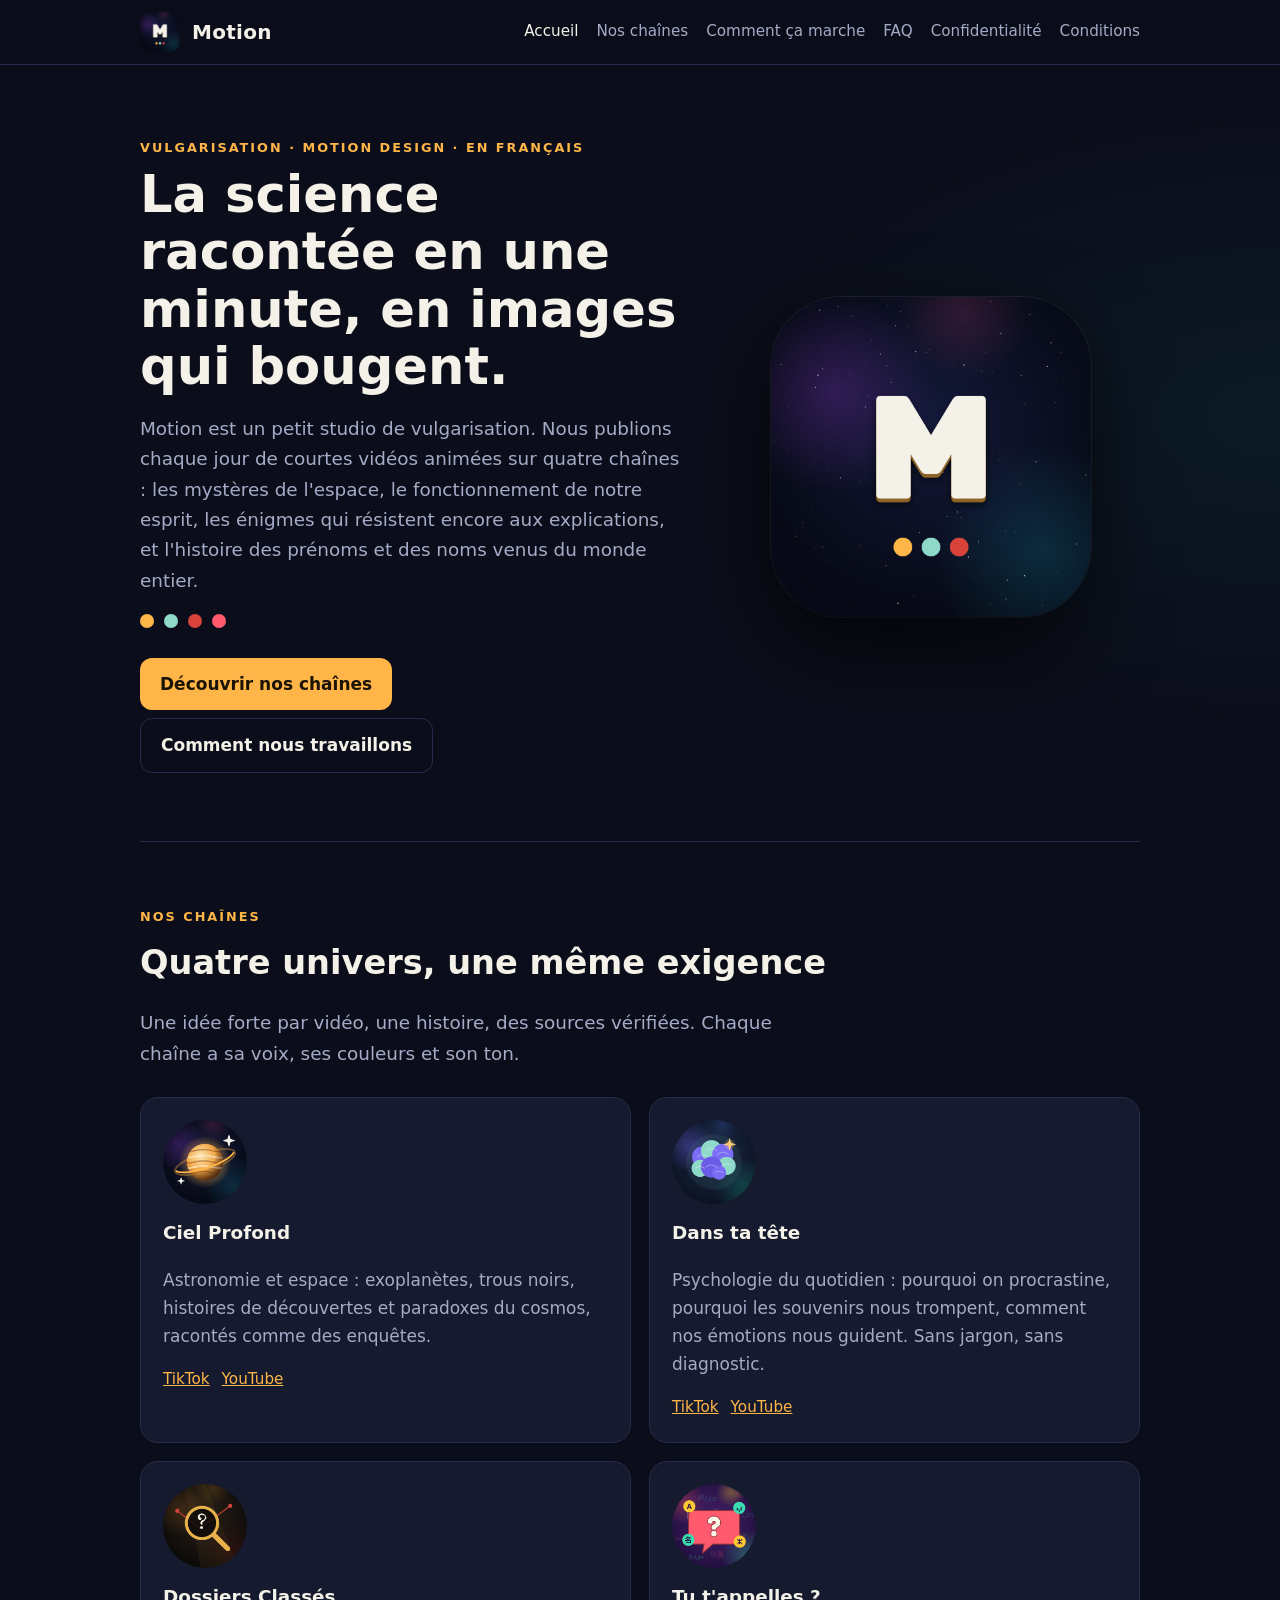
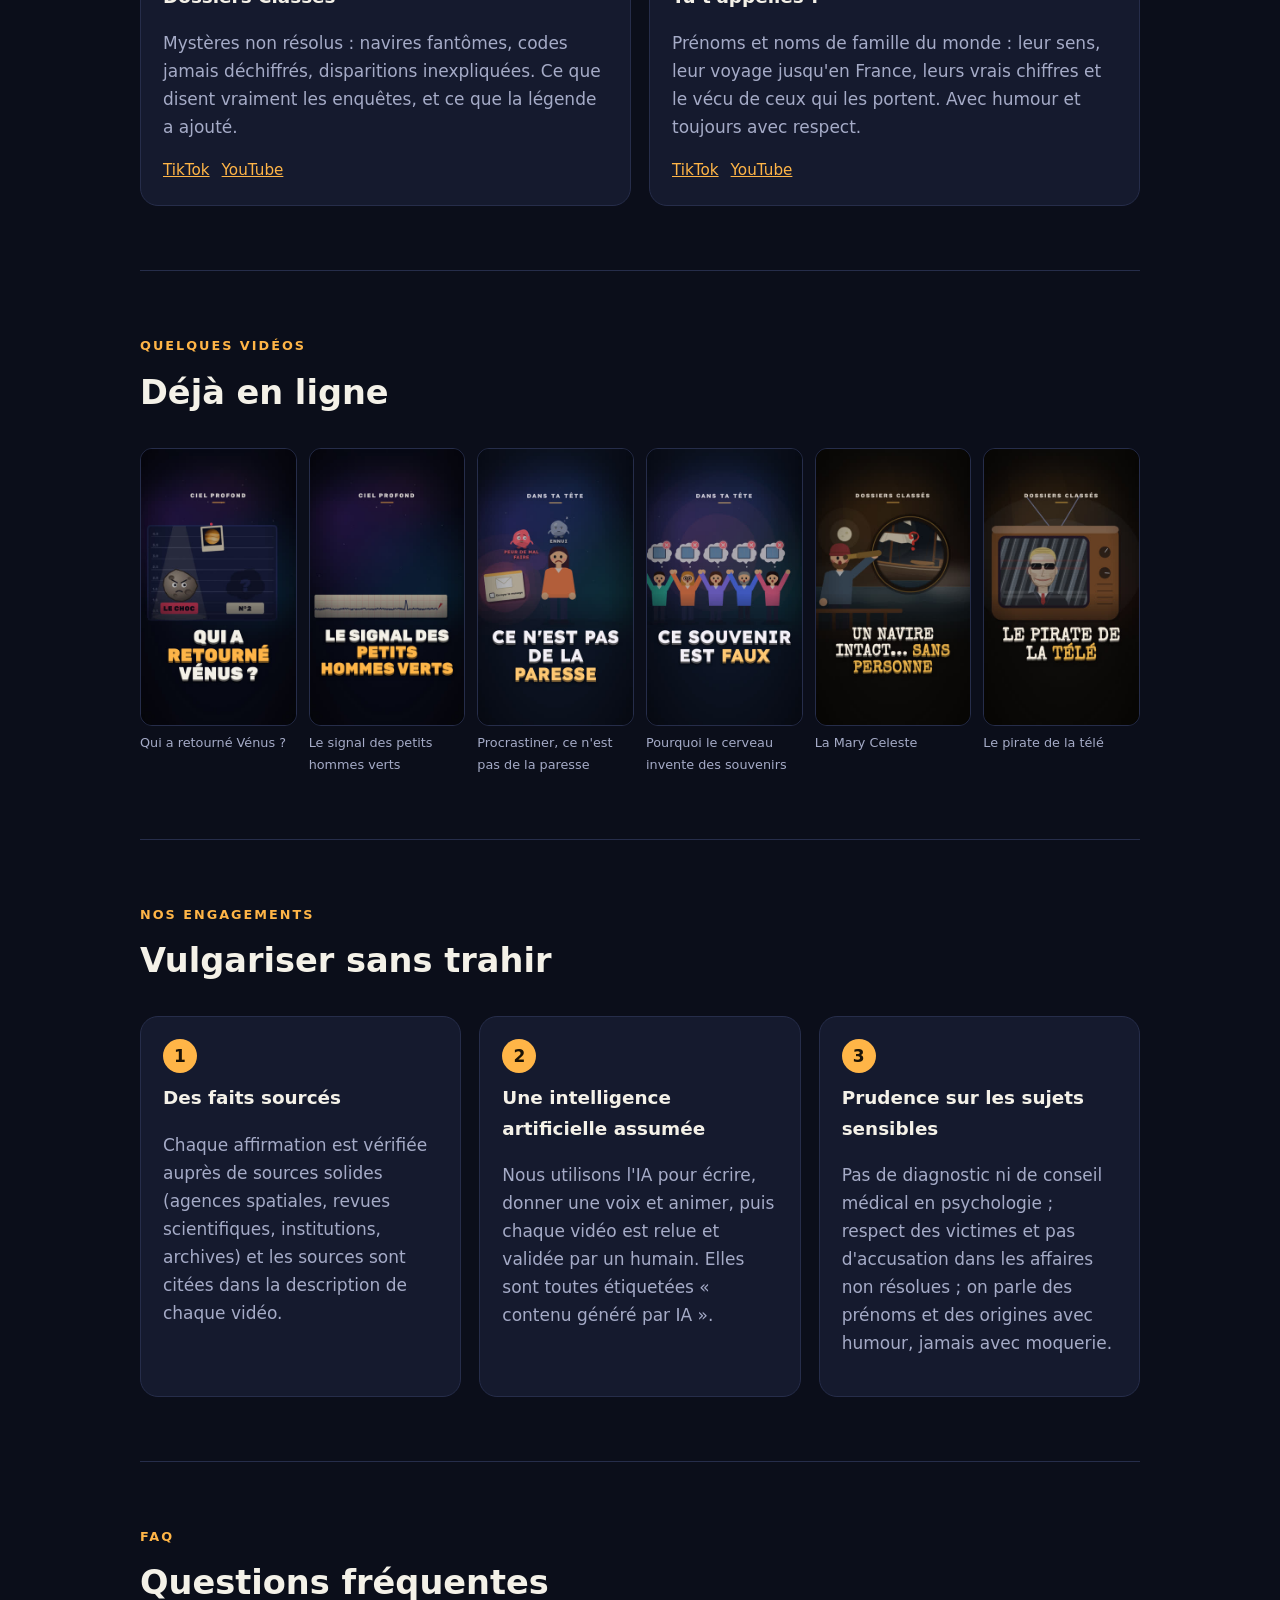
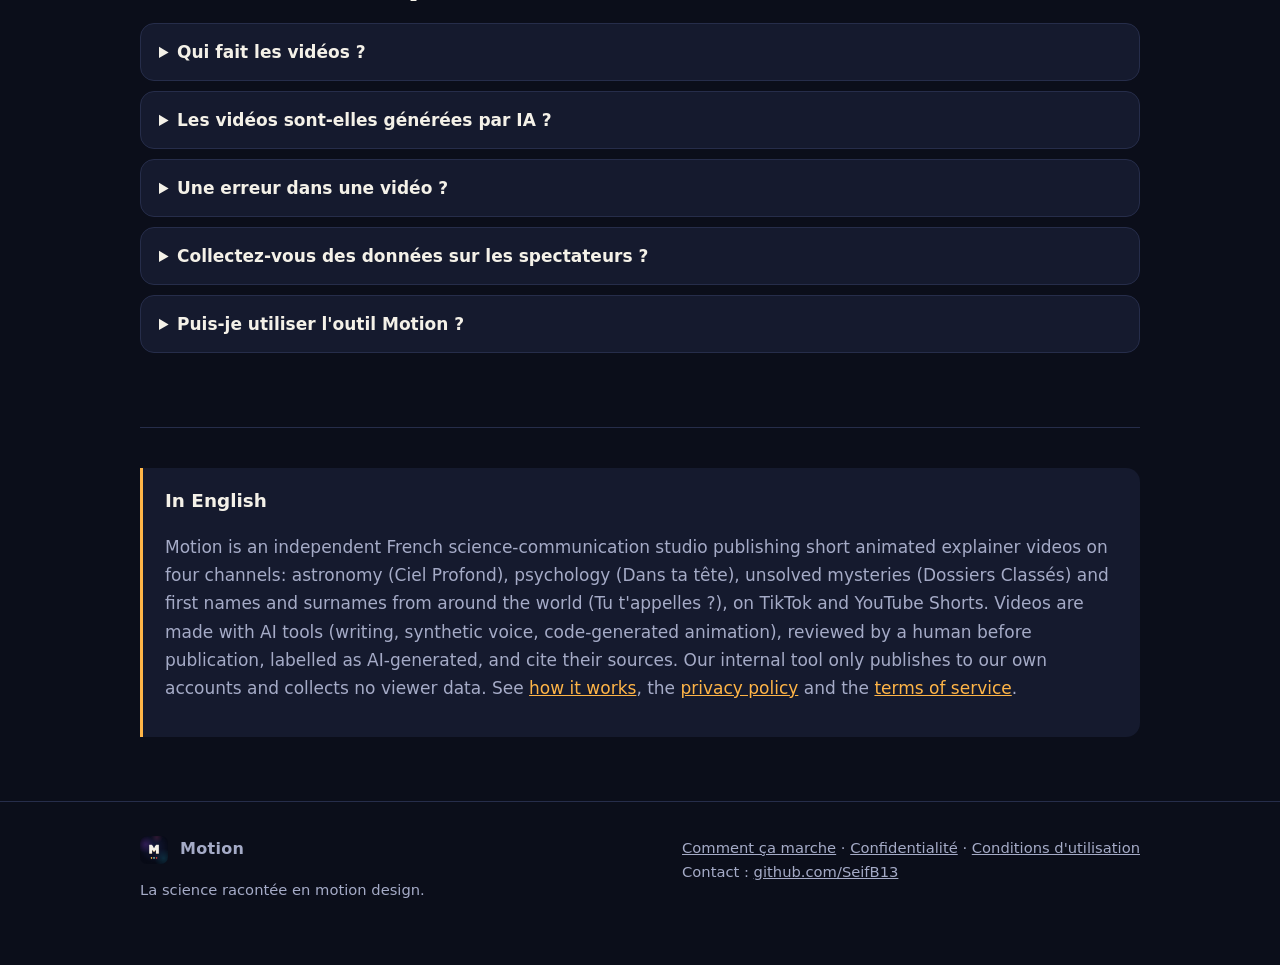
<file: index.html>
<!doctype html>
<html lang="fr">
<head>
  <meta charset="utf-8">
  <meta name="viewport" content="width=device-width, initial-scale=1">
  <title>Motion — la science racontée en motion design</title>
  <meta name="description" content="Motion produit de courtes vidéos de vulgarisation en motion design, en français : astronomie, psychologie, mystères non résolus et histoire des prénoms, sur TikTok et YouTube Shorts.">
  <link rel="icon" href="favicon.ico" sizes="any">
  <link rel="icon" type="image/png" sizes="32x32" href="img/favicon-32.png">
  <link rel="icon" type="image/png" sizes="192x192" href="img/icon-192.png">
  <link rel="apple-touch-icon" href="img/apple-touch-icon.png">
  <meta property="og:title" content="Motion — la science racontée en motion design">
  <meta property="og:image" content="img/icon-512.png">
  <link rel="stylesheet" href="style.css">
</head>
<body>
  <header class="site">
    <div class="wrap">
      <a class="brand" href="index.html"><img src="img/icon-192.png" alt="">Motion</a>
      <nav class="main">
        <a href="index.html" aria-current="page">Accueil</a>
        <a href="#chaines">Nos chaînes</a>
        <a href="fonctionnement.html">Comment ça marche</a>
        <a href="#faq">FAQ</a>
        <a href="confidentialite.html">Confidentialité</a>
        <a href="conditions.html">Conditions</a>
      </nav>
    </div>
  </header>

  <main class="wrap">
    <section class="hero">
      <div>
        <div class="kicker">Vulgarisation · motion design · en français</div>
        <h1>La science racontée en une minute, en images qui bougent.</h1>
        <p class="lead">Motion est un petit studio de vulgarisation. Nous publions chaque jour de courtes vidéos animées sur quatre chaînes : les mystères de l'espace, le fonctionnement de notre esprit, les énigmes qui résistent encore aux explications, et l'histoire des prénoms et des noms venus du monde entier.</p>
        <div class="dots"><span style="background:#ffb547"></span><span style="background:#8fd9c9"></span><span style="background:#d8433a"></span><span style="background:#ff5a6e"></span></div>
        <a class="btn" href="#chaines">Découvrir nos chaînes</a>
        <a class="btn ghost" href="fonctionnement.html">Comment nous travaillons</a>
      </div>
      <img class="icon" src="img/motion-icon.png" alt="Logo Motion : un M crème sur un ciel étoilé, avec trois points ambre, menthe et rouge">
    </section>

    <section id="chaines">
      <div class="kicker">Nos chaînes</div>
      <h2>Quatre univers, une même exigence</h2>
      <p class="lead">Une idée forte par vidéo, une histoire, des sources vérifiées. Chaque chaîne a sa voix, ses couleurs et son ton.</p>
      <div class="grid4">
        <article class="card">
          <img class="logo" src="img/logo-astro.jpg" alt="Logo Ciel Profond">
          <h3>Ciel Profond</h3>
          <p>Astronomie et espace : exoplanètes, trous noirs, histoires de découvertes et paradoxes du cosmos, racontés comme des enquêtes.</p>
          <div class="links"><a href="https://www.tiktok.com/@cielprofondfr">TikTok</a><a href="https://www.youtube.com/channel/UCElJ05g0iF3iy4omnyUXu_g">YouTube</a></div>
        </article>
        <article class="card">
          <img class="logo" src="img/logo-psycho.jpg" alt="Logo Dans ta tête">
          <h3>Dans ta tête</h3>
          <p>Psychologie du quotidien : pourquoi on procrastine, pourquoi les souvenirs nous trompent, comment nos émotions nous guident. Sans jargon, sans diagnostic.</p>
          <div class="links"><a href="https://www.tiktok.com/@danstatete.psycho">TikTok</a><a href="https://www.youtube.com/channel/UC9CgB1-5zHSvkouWX0XUWZw">YouTube</a></div>
        </article>
        <article class="card">
          <img class="logo" src="img/logo-mysteres.jpg" alt="Logo Dossiers Classés">
          <h3>Dossiers Classés</h3>
          <p>Mystères non résolus : navires fantômes, codes jamais déchiffrés, disparitions inexpliquées. Ce que disent vraiment les enquêtes, et ce que la légende a ajouté.</p>
          <div class="links"><a href="https://www.tiktok.com/@dossiersclassesfr">TikTok</a><a href="https://www.youtube.com/channel/UCSOmn6x0rW_GWmWMVEn3QtA">YouTube</a></div>
        </article>
        <article class="card">
          <img class="logo" src="img/logo-prenoms.jpg" alt="Logo Tu t'appelles ?">
          <h3>Tu t'appelles ?</h3>
          <p>Prénoms et noms de famille du monde : leur sens, leur voyage jusqu'en France, leurs vrais chiffres et le vécu de ceux qui les portent. Avec humour et toujours avec respect.</p>
          <div class="links"><a href="https://www.tiktok.com/@tutappellesfr">TikTok</a><a href="https://www.youtube.com/@tutappellesfr">YouTube</a></div>
        </article>
      </div>
    </section>

    <section id="videos">
      <div class="kicker">Quelques vidéos</div>
      <h2>Déjà en ligne</h2>
      <div class="covers">
        <a href="https://youtube.com/shorts/5-Udl4ikxjY"><img src="img/cover-venus.jpg" alt="">Qui a retourné Vénus ?</a>
        <a href="https://youtube.com/shorts/n9larW2vkas"><img src="img/cover-pulsars.jpg" alt="">Le signal des petits hommes verts</a>
        <a href="https://youtube.com/shorts/-pz7Dnoasds"><img src="img/cover-procrastination.jpg" alt="">Procrastiner, ce n'est pas de la paresse</a>
        <a href="https://youtube.com/shorts/ipoR4uM3ViM"><img src="img/cover-faux-souvenirs.jpg" alt="">Pourquoi le cerveau invente des souvenirs</a>
        <a href="https://youtube.com/shorts/1oh_repikds"><img src="img/cover-mary-celeste.jpg" alt="">La Mary Celeste</a>
        <a href="https://youtube.com/shorts/CNRC-VJ-ozg"><img src="img/cover-pirate.jpg" alt="">Le pirate de la télé</a>
      </div>
    </section>

    <section id="engagements">
      <div class="kicker">Nos engagements</div>
      <h2>Vulgariser sans trahir</h2>
      <div class="steps">
        <div class="card"><h3>Des faits sourcés</h3><p>Chaque affirmation est vérifiée auprès de sources solides (agences spatiales, revues scientifiques, institutions, archives) et les sources sont citées dans la description de chaque vidéo.</p></div>
        <div class="card"><h3>Une intelligence artificielle assumée</h3><p>Nous utilisons l'IA pour écrire, donner une voix et animer, puis chaque vidéo est relue et validée par un humain. Elles sont toutes étiquetées « contenu généré par IA ».</p></div>
        <div class="card"><h3>Prudence sur les sujets sensibles</h3><p>Pas de diagnostic ni de conseil médical en psychologie ; respect des victimes et pas d'accusation dans les affaires non résolues ; on parle des prénoms et des origines avec humour, jamais avec moquerie.</p></div>
      </div>
    </section>

    <section id="faq">
      <div class="kicker">FAQ</div>
      <h2>Questions fréquentes</h2>
      <details><summary>Qui fait les vidéos ?</summary><p>Motion est un projet indépendant. Les vidéos sont produites avec un outil interne qui assemble la recherche, l'écriture, la voix de synthèse et l'animation, puis chaque vidéo est validée à la main avant publication. Voir <a href="fonctionnement.html">comment ça marche</a>.</p></details>
      <details><summary>Les vidéos sont-elles générées par IA ?</summary><p>En partie : le texte, la voix et l'animation sont produits avec des outils d'IA et du code, puis vérifiés. Nous l'indiquons sur chaque vidéo avec l'étiquette prévue par TikTok et YouTube.</p></details>
      <details><summary>Une erreur dans une vidéo ?</summary><p>Ça peut arriver malgré nos vérifications. Signale-la en commentaire sous la vidéo ou via le contact ci-dessous : nous corrigeons la description et en tenons compte pour les vidéos suivantes.</p></details>
      <details><summary>Collectez-vous des données sur les spectateurs ?</summary><p>Non. Motion ne collecte aucune donnée sur les personnes qui regardent ou commentent nos vidéos. Voir nos <a href="confidentialite.html">règles de confidentialité</a>.</p></details>
      <details><summary>Puis-je utiliser l'outil Motion ?</summary><p>Non : c'est un outil interne, utilisé uniquement pour publier sur nos propres comptes. Il n'est pas proposé au public.</p></details>
    </section>

    <section style="border-bottom:0;padding-top:0">
      <div class="en">
        <h3>In English</h3>
        <p>Motion is an independent French science-communication studio publishing short animated explainer videos on four channels: astronomy (Ciel Profond), psychology (Dans ta tête), unsolved mysteries (Dossiers Classés) and first names and surnames from around the world (Tu t'appelles ?), on TikTok and YouTube Shorts. Videos are made with AI tools (writing, synthetic voice, code-generated animation), reviewed by a human before publication, labelled as AI-generated, and cite their sources. Our internal tool only publishes to our own accounts and collects no viewer data. See <a href="fonctionnement.html">how it works</a>, the <a href="confidentialite.html">privacy policy</a> and the <a href="conditions.html">terms of service</a>.</p>
      </div>
    </section>
  </main>

  <footer class="site">
    <div class="wrap">
      <div><a class="brand" href="index.html"><img src="img/icon-192.png" alt="">Motion</a><p>La science racontée en motion design.</p></div>
      <div>
        <a href="fonctionnement.html">Comment ça marche</a> · <a href="confidentialite.html">Confidentialité</a> · <a href="conditions.html">Conditions d'utilisation</a><br>
        Contact : <a href="https://github.com/SeifB13">github.com/SeifB13</a>
      </div>
    </div>
  </footer>
</body>
</html>
</file>
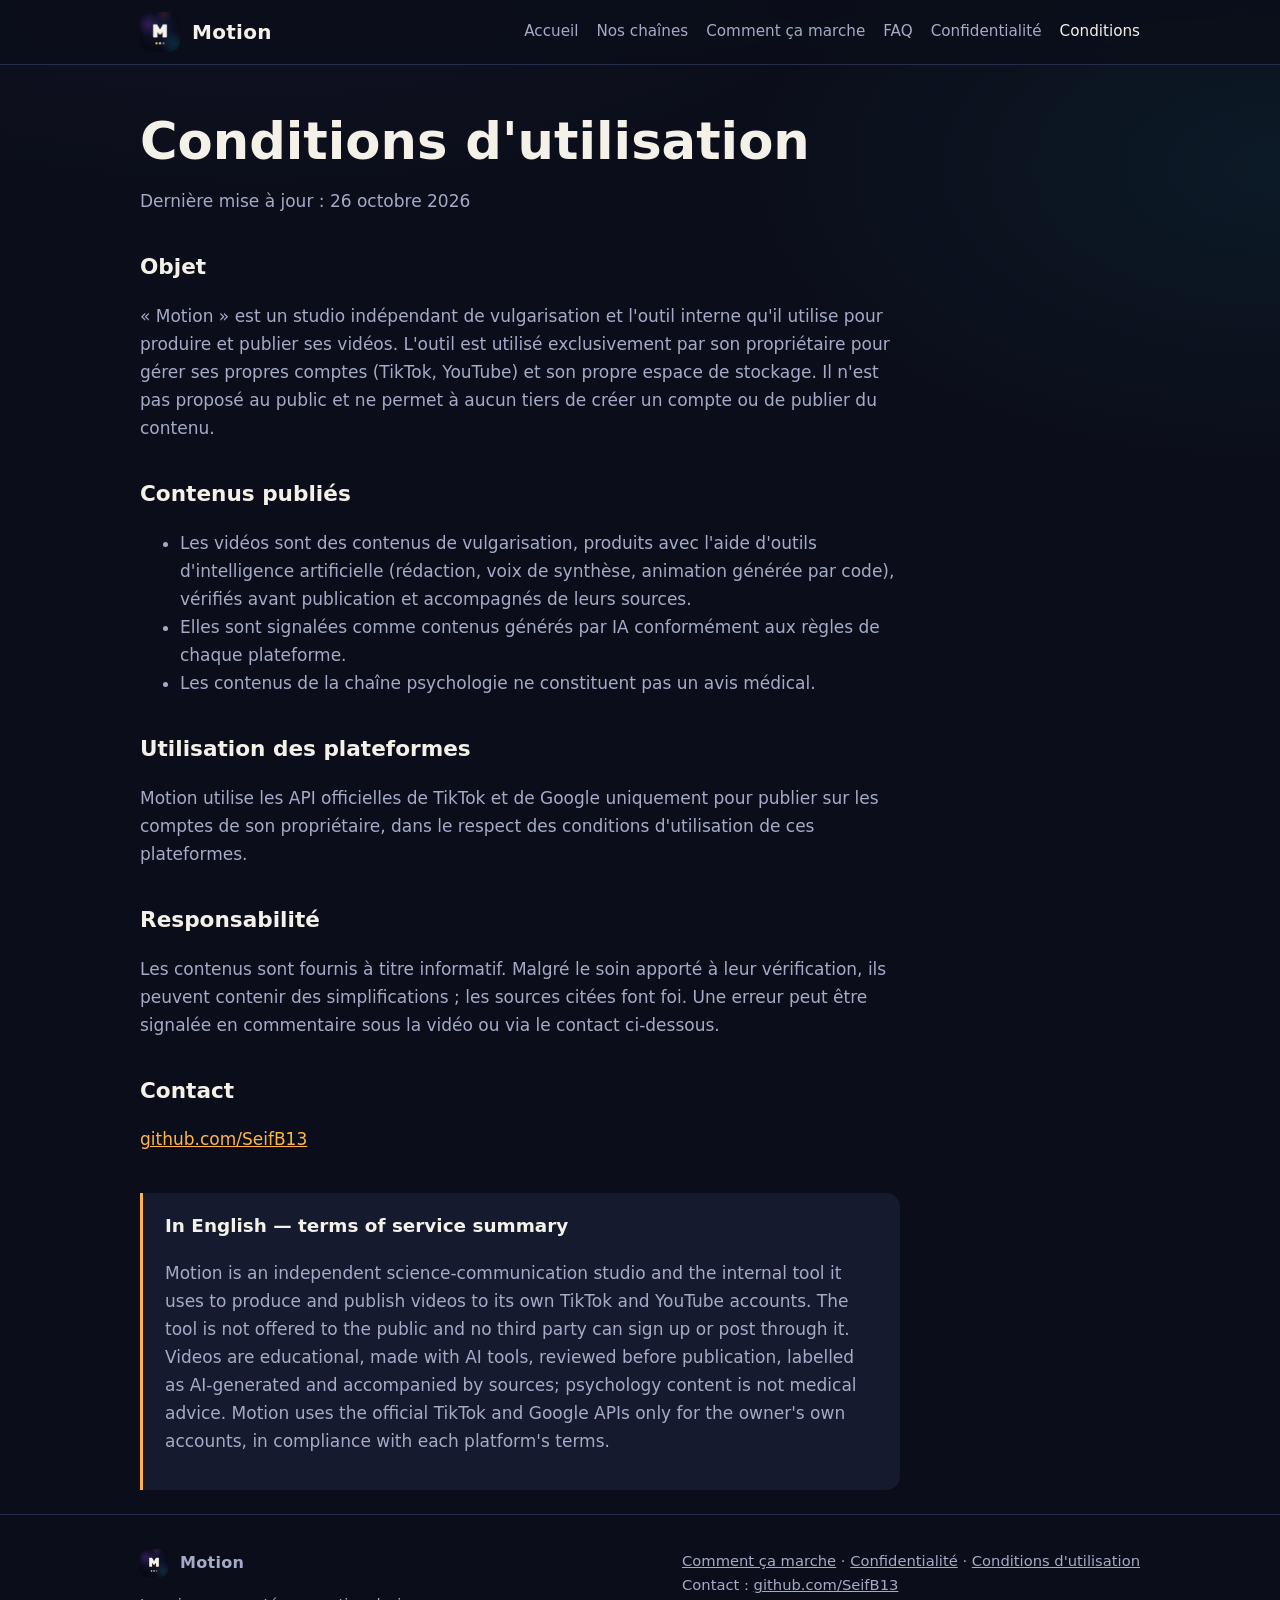
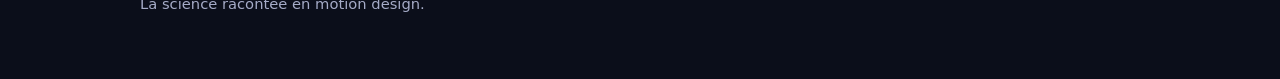
<file: conditions.html>
<!doctype html>
<html lang="fr">
<head>
  <meta charset="utf-8">
  <meta name="viewport" content="width=device-width, initial-scale=1">
  <title>Conditions d'utilisation — Motion</title>
  <meta name="description" content="Conditions d'utilisation de Motion.">
  <link rel="icon" href="favicon.ico" sizes="any">
  <link rel="icon" type="image/png" sizes="32x32" href="img/favicon-32.png">
  <link rel="icon" type="image/png" sizes="192x192" href="img/icon-192.png">
  <link rel="apple-touch-icon" href="img/apple-touch-icon.png">
  <link rel="stylesheet" href="style.css">
</head>
<body>
  <header class="site">
    <div class="wrap">
      <a class="brand" href="index.html"><img src="img/icon-192.png" alt="">Motion</a>
      <nav class="main">
        <a href="index.html">Accueil</a>
        <a href="index.html#chaines">Nos chaînes</a>
        <a href="fonctionnement.html">Comment ça marche</a>
        <a href="index.html#faq">FAQ</a>
        <a href="confidentialite.html">Confidentialité</a>
        <a href="conditions.html" aria-current="page">Conditions</a>
      </nav>
    </div>
  </header>

  <main class="wrap">
    <article class="doc">
      <h1>Conditions d'utilisation</h1>
      <p>Dernière mise à jour : 26 octobre 2026</p>

      <h2>Objet</h2>
      <p>« Motion » est un studio indépendant de vulgarisation et l'outil interne qu'il utilise pour produire et publier ses vidéos. L'outil est utilisé exclusivement par son propriétaire pour gérer ses propres comptes (TikTok, YouTube) et son propre espace de stockage. Il n'est pas proposé au public et ne permet à aucun tiers de créer un compte ou de publier du contenu.</p>

      <h2>Contenus publiés</h2>
      <ul>
        <li>Les vidéos sont des contenus de vulgarisation, produits avec l'aide d'outils d'intelligence artificielle (rédaction, voix de synthèse, animation générée par code), vérifiés avant publication et accompagnés de leurs sources.</li>
        <li>Elles sont signalées comme contenus générés par IA conformément aux règles de chaque plateforme.</li>
        <li>Les contenus de la chaîne psychologie ne constituent pas un avis médical.</li>
      </ul>

      <h2>Utilisation des plateformes</h2>
      <p>Motion utilise les API officielles de TikTok et de Google uniquement pour publier sur les comptes de son propriétaire, dans le respect des conditions d'utilisation de ces plateformes.</p>

      <h2>Responsabilité</h2>
      <p>Les contenus sont fournis à titre informatif. Malgré le soin apporté à leur vérification, ils peuvent contenir des simplifications ; les sources citées font foi. Une erreur peut être signalée en commentaire sous la vidéo ou via le contact ci-dessous.</p>

      <h2>Contact</h2>
      <p><a href="https://github.com/SeifB13">github.com/SeifB13</a></p>

      <div class="en">
        <h3>In English — terms of service summary</h3>
        <p>Motion is an independent science-communication studio and the internal tool it uses to produce and publish videos to its own TikTok and YouTube accounts. The tool is not offered to the public and no third party can sign up or post through it. Videos are educational, made with AI tools, reviewed before publication, labelled as AI-generated and accompanied by sources; psychology content is not medical advice. Motion uses the official TikTok and Google APIs only for the owner's own accounts, in compliance with each platform's terms.</p>
      </div>
    </article>
  </main>

  <footer class="site">
    <div class="wrap">
      <div><a class="brand" href="index.html"><img src="img/icon-192.png" alt="">Motion</a><p>La science racontée en motion design.</p></div>
      <div>
        <a href="fonctionnement.html">Comment ça marche</a> · <a href="confidentialite.html">Confidentialité</a> · <a href="conditions.html">Conditions d'utilisation</a><br>
        Contact : <a href="https://github.com/SeifB13">github.com/SeifB13</a>
      </div>
    </div>
  </footer>
</body>
</html>
</file>
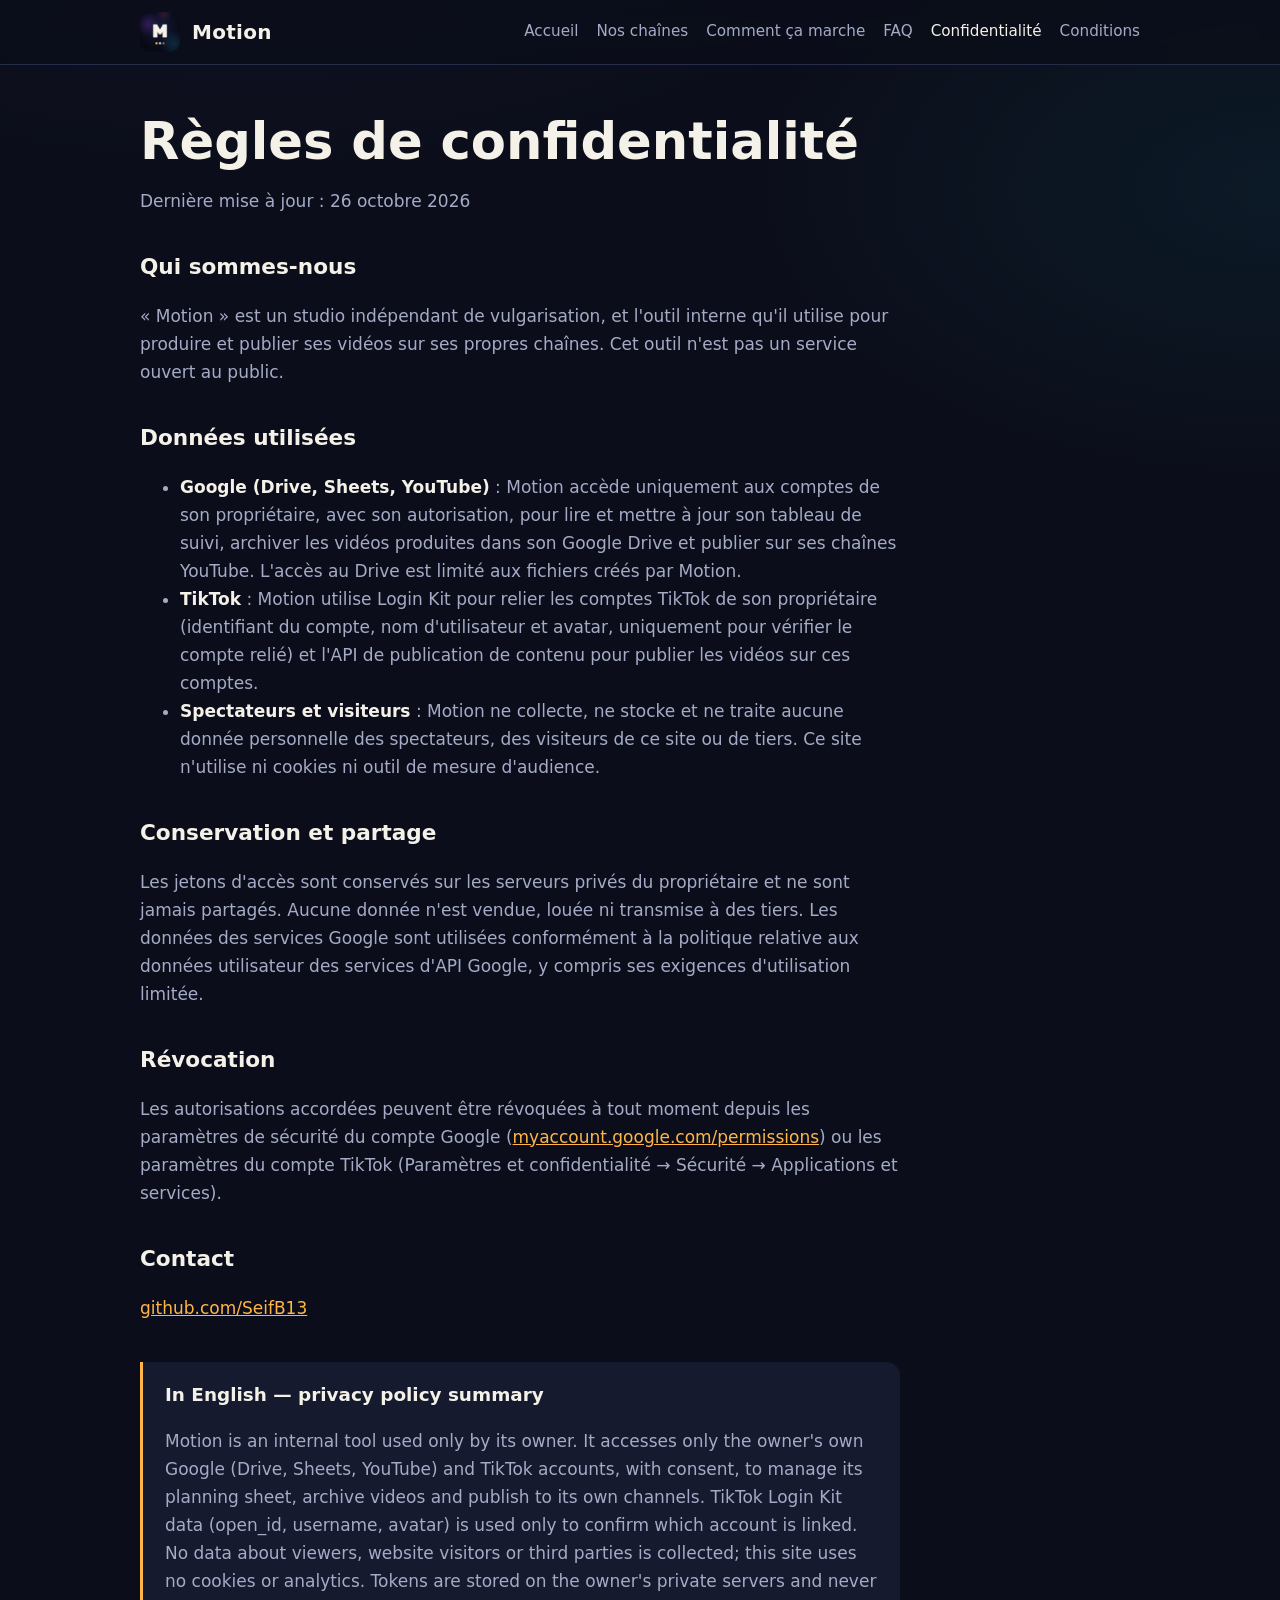
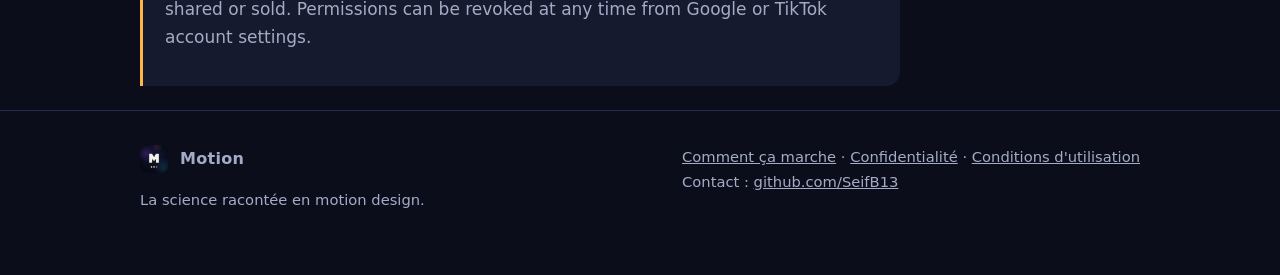
<file: confidentialite.html>
<!doctype html>
<html lang="fr">
<head>
  <meta charset="utf-8">
  <meta name="viewport" content="width=device-width, initial-scale=1">
  <title>Règles de confidentialité — Motion</title>
  <meta name="description" content="Règles de confidentialité de Motion.">
  <link rel="icon" href="favicon.ico" sizes="any">
  <link rel="icon" type="image/png" sizes="32x32" href="img/favicon-32.png">
  <link rel="icon" type="image/png" sizes="192x192" href="img/icon-192.png">
  <link rel="apple-touch-icon" href="img/apple-touch-icon.png">
  <link rel="stylesheet" href="style.css">
</head>
<body>
  <header class="site">
    <div class="wrap">
      <a class="brand" href="index.html"><img src="img/icon-192.png" alt="">Motion</a>
      <nav class="main">
        <a href="index.html">Accueil</a>
        <a href="index.html#chaines">Nos chaînes</a>
        <a href="fonctionnement.html">Comment ça marche</a>
        <a href="index.html#faq">FAQ</a>
        <a href="confidentialite.html" aria-current="page">Confidentialité</a>
        <a href="conditions.html">Conditions</a>
      </nav>
    </div>
  </header>

  <main class="wrap">
    <article class="doc">
      <h1>Règles de confidentialité</h1>
      <p>Dernière mise à jour : 26 octobre 2026</p>

      <h2>Qui sommes-nous</h2>
      <p>« Motion » est un studio indépendant de vulgarisation, et l'outil interne qu'il utilise pour produire et publier ses vidéos sur ses propres chaînes. Cet outil n'est pas un service ouvert au public.</p>

      <h2>Données utilisées</h2>
      <ul>
        <li><strong>Google (Drive, Sheets, YouTube)</strong> : Motion accède uniquement aux comptes de son propriétaire, avec son autorisation, pour lire et mettre à jour son tableau de suivi, archiver les vidéos produites dans son Google Drive et publier sur ses chaînes YouTube. L'accès au Drive est limité aux fichiers créés par Motion.</li>
        <li><strong>TikTok</strong> : Motion utilise Login Kit pour relier les comptes TikTok de son propriétaire (identifiant du compte, nom d'utilisateur et avatar, uniquement pour vérifier le compte relié) et l'API de publication de contenu pour publier les vidéos sur ces comptes.</li>
        <li><strong>Spectateurs et visiteurs</strong> : Motion ne collecte, ne stocke et ne traite aucune donnée personnelle des spectateurs, des visiteurs de ce site ou de tiers. Ce site n'utilise ni cookies ni outil de mesure d'audience.</li>
      </ul>

      <h2>Conservation et partage</h2>
      <p>Les jetons d'accès sont conservés sur les serveurs privés du propriétaire et ne sont jamais partagés. Aucune donnée n'est vendue, louée ni transmise à des tiers. Les données des services Google sont utilisées conformément à la politique relative aux données utilisateur des services d'API Google, y compris ses exigences d'utilisation limitée.</p>

      <h2>Révocation</h2>
      <p>Les autorisations accordées peuvent être révoquées à tout moment depuis les paramètres de sécurité du compte Google (<a href="https://myaccount.google.com/permissions">myaccount.google.com/permissions</a>) ou les paramètres du compte TikTok (Paramètres et confidentialité → Sécurité → Applications et services).</p>

      <h2>Contact</h2>
      <p><a href="https://github.com/SeifB13">github.com/SeifB13</a></p>

      <div class="en">
        <h3>In English — privacy policy summary</h3>
        <p>Motion is an internal tool used only by its owner. It accesses only the owner's own Google (Drive, Sheets, YouTube) and TikTok accounts, with consent, to manage its planning sheet, archive videos and publish to its own channels. TikTok Login Kit data (open_id, username, avatar) is used only to confirm which account is linked. No data about viewers, website visitors or third parties is collected; this site uses no cookies or analytics. Tokens are stored on the owner's private servers and never shared or sold. Permissions can be revoked at any time from Google or TikTok account settings.</p>
      </div>
    </article>
  </main>

  <footer class="site">
    <div class="wrap">
      <div><a class="brand" href="index.html"><img src="img/icon-192.png" alt="">Motion</a><p>La science racontée en motion design.</p></div>
      <div>
        <a href="fonctionnement.html">Comment ça marche</a> · <a href="confidentialite.html">Confidentialité</a> · <a href="conditions.html">Conditions d'utilisation</a><br>
        Contact : <a href="https://github.com/SeifB13">github.com/SeifB13</a>
      </div>
    </div>
  </footer>
</body>
</html>
</file>
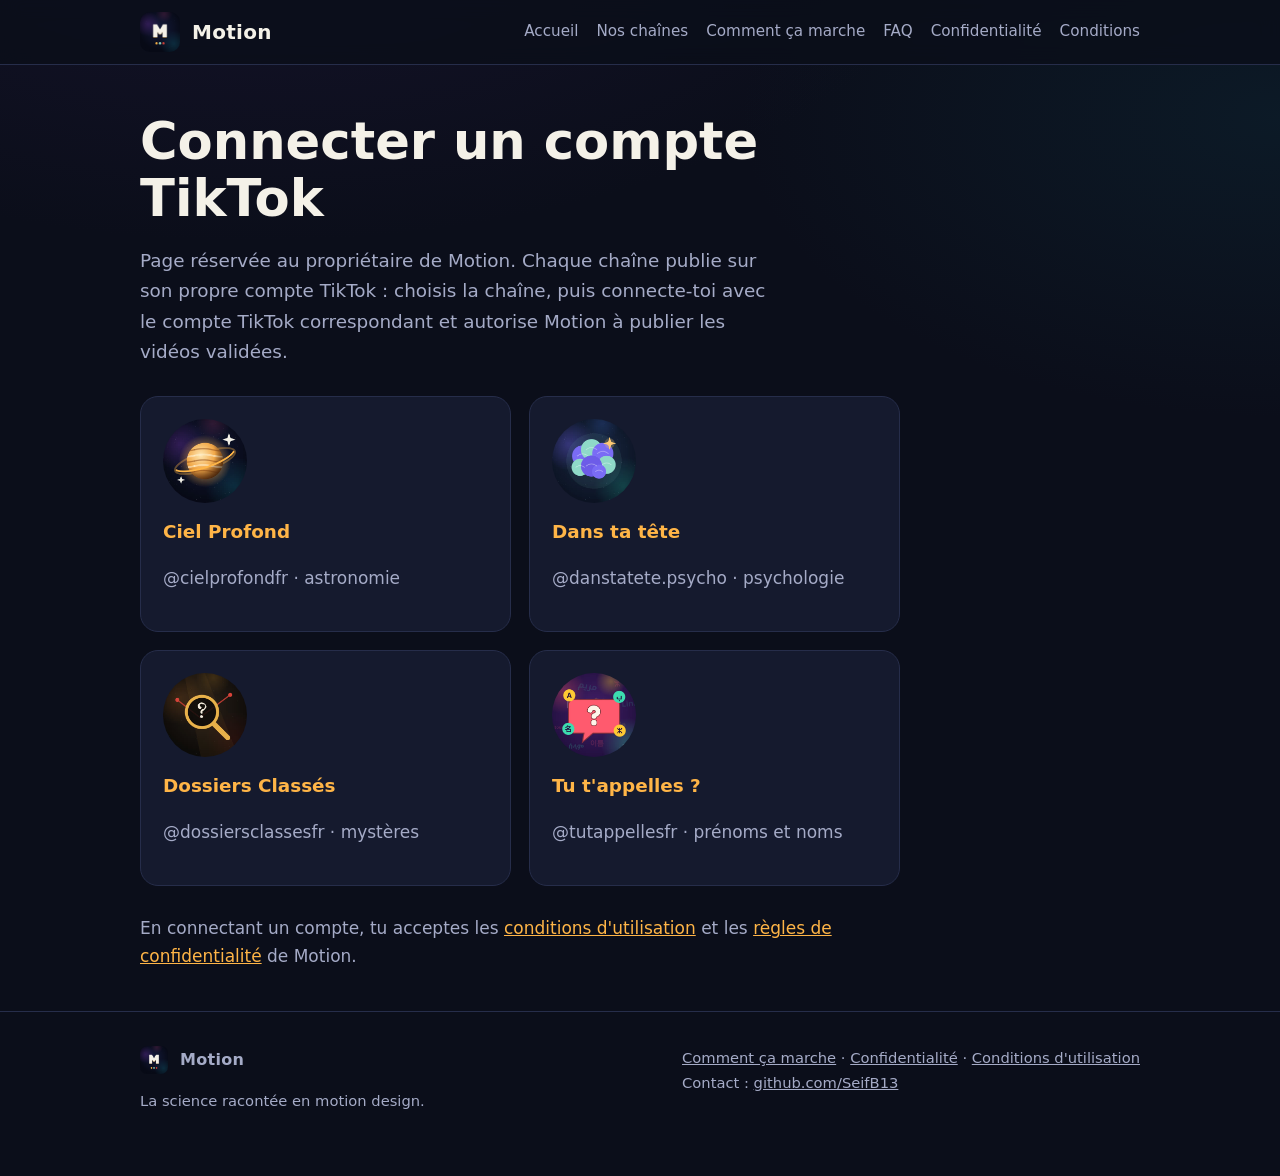
<file: connexion.html>
<!doctype html>
<html lang="fr">
<head>
  <meta charset="utf-8">
  <meta name="viewport" content="width=device-width, initial-scale=1">
  <title>Connexion des comptes — Motion</title>
  <meta name="description" content="Connexion des comptes TikTok des chaînes Motion (réservé au propriétaire).">
  <link rel="icon" href="favicon.ico" sizes="any">
  <link rel="icon" type="image/png" sizes="32x32" href="img/favicon-32.png">
  <link rel="icon" type="image/png" sizes="192x192" href="img/icon-192.png">
  <link rel="apple-touch-icon" href="img/apple-touch-icon.png">
  <link rel="stylesheet" href="style.css">
</head>
<body>
  <header class="site">
    <div class="wrap">
      <a class="brand" href="index.html"><img src="img/icon-192.png" alt="">Motion</a>
      <nav class="main">
        <a href="index.html">Accueil</a>
        <a href="index.html#chaines">Nos chaînes</a>
        <a href="fonctionnement.html">Comment ça marche</a>
        <a href="index.html#faq">FAQ</a>
        <a href="confidentialite.html">Confidentialité</a>
        <a href="conditions.html">Conditions</a>
      </nav>
    </div>
  </header>

  <main class="wrap">
    <article class="doc">
      <h1>Connecter un compte TikTok</h1>
      <p class="lead">Page réservée au propriétaire de Motion. Chaque chaîne publie sur son propre compte TikTok : choisis la chaîne, puis connecte-toi avec le compte TikTok correspondant et autorise Motion à publier les vidéos validées.</p>
      <div class="grid4">
        <a class="card" style="text-decoration:none" href="http://192.168.1.143:8787/tiktok/connect/astro"><img class="logo" src="img/logo-astro.jpg" alt=""><h3>Ciel Profond</h3><p>@cielprofondfr · astronomie</p></a>
        <a class="card" style="text-decoration:none" href="http://192.168.1.143:8787/tiktok/connect/psycho"><img class="logo" src="img/logo-psycho.jpg" alt=""><h3>Dans ta tête</h3><p>@danstatete.psycho · psychologie</p></a>
        <a class="card" style="text-decoration:none" href="http://192.168.1.143:8787/tiktok/connect/mysteres"><img class="logo" src="img/logo-mysteres.jpg" alt=""><h3>Dossiers Classés</h3><p>@dossiersclassesfr · mystères</p></a>
        <a class="card" style="text-decoration:none" href="http://192.168.1.143:8787/tiktok/connect/prenoms"><img class="logo" src="img/logo-prenoms.jpg" alt=""><h3>Tu t'appelles ?</h3><p>@tutappellesfr · prénoms et noms</p></a>
      </div>
      <p style="margin-top:28px">En connectant un compte, tu acceptes les <a href="conditions.html">conditions d'utilisation</a> et les <a href="confidentialite.html">règles de confidentialité</a> de Motion.</p>
    </article>
  </main>

  <footer class="site">
    <div class="wrap">
      <div><a class="brand" href="index.html"><img src="img/icon-192.png" alt="">Motion</a><p>La science racontée en motion design.</p></div>
      <div>
        <a href="fonctionnement.html">Comment ça marche</a> · <a href="confidentialite.html">Confidentialité</a> · <a href="conditions.html">Conditions d'utilisation</a><br>
        Contact : <a href="https://github.com/SeifB13">github.com/SeifB13</a>
      </div>
    </div>
  </footer>
</body>
</html>
</file>
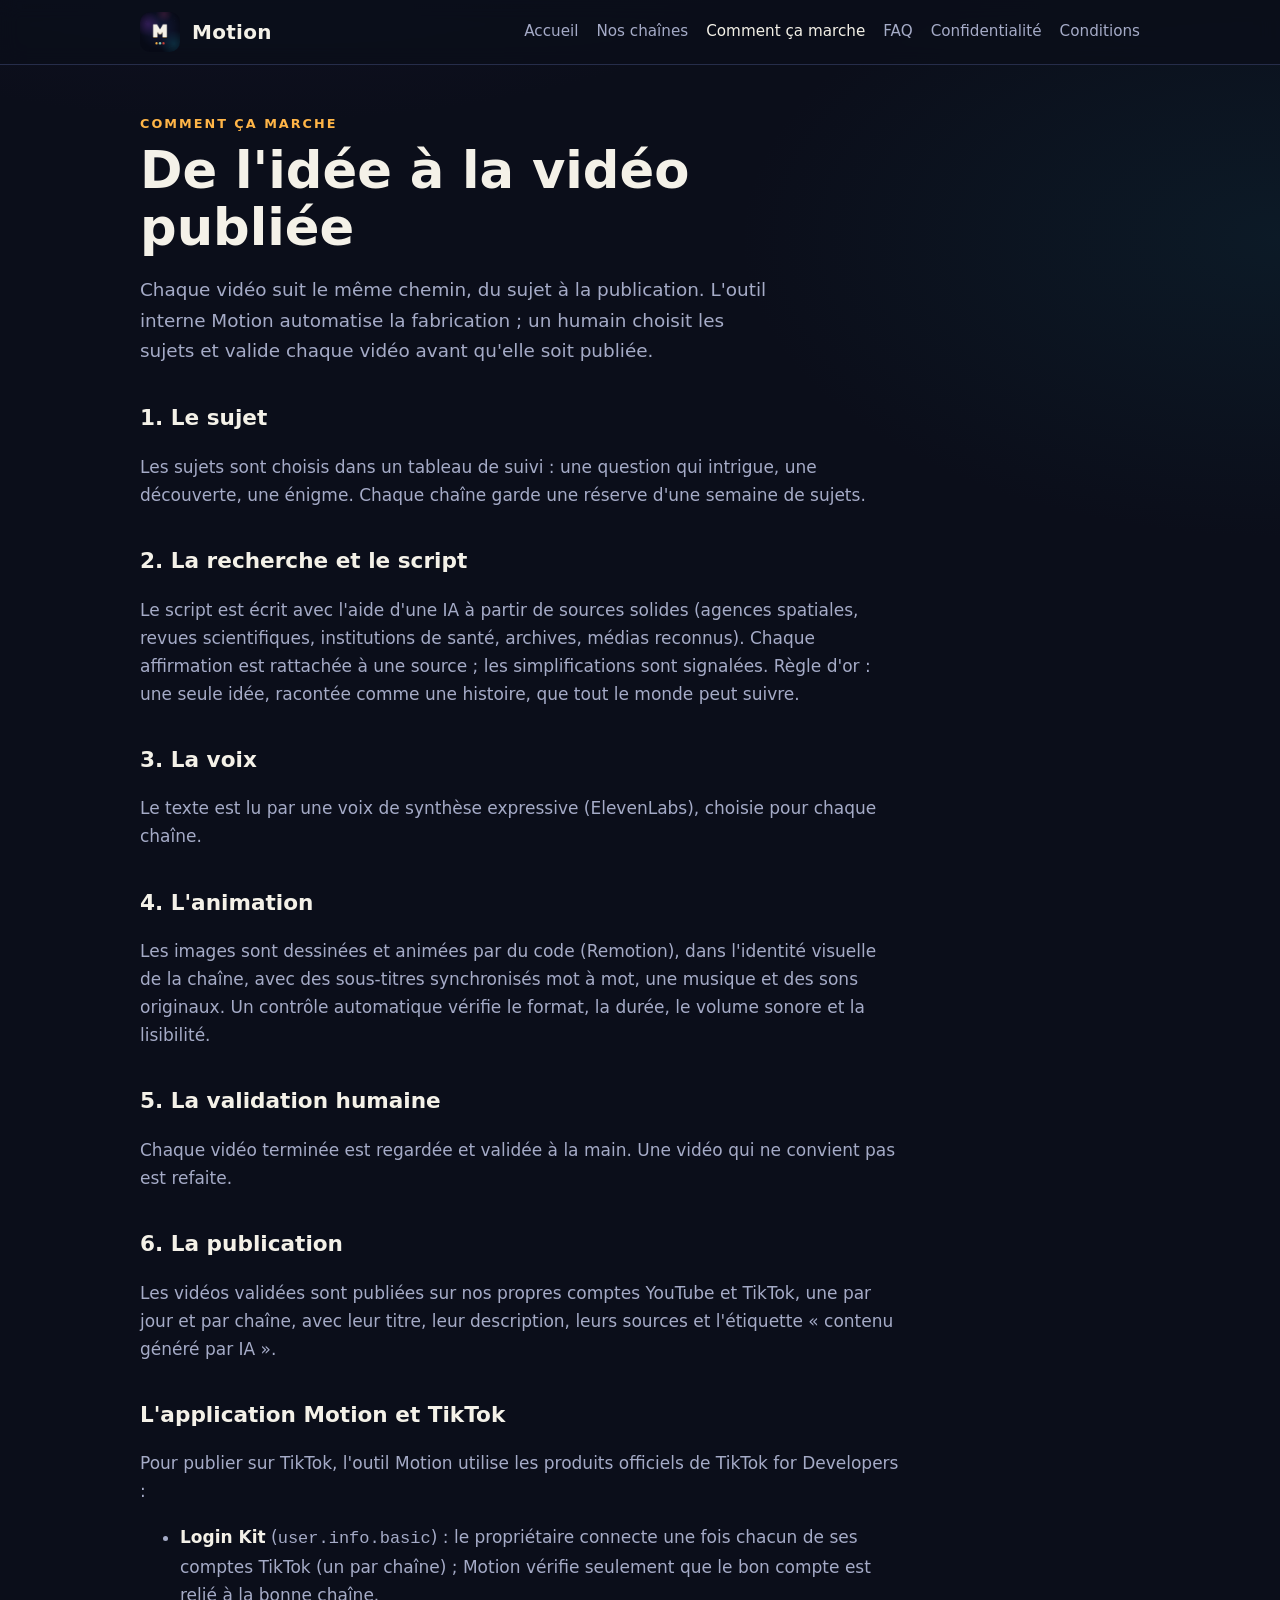
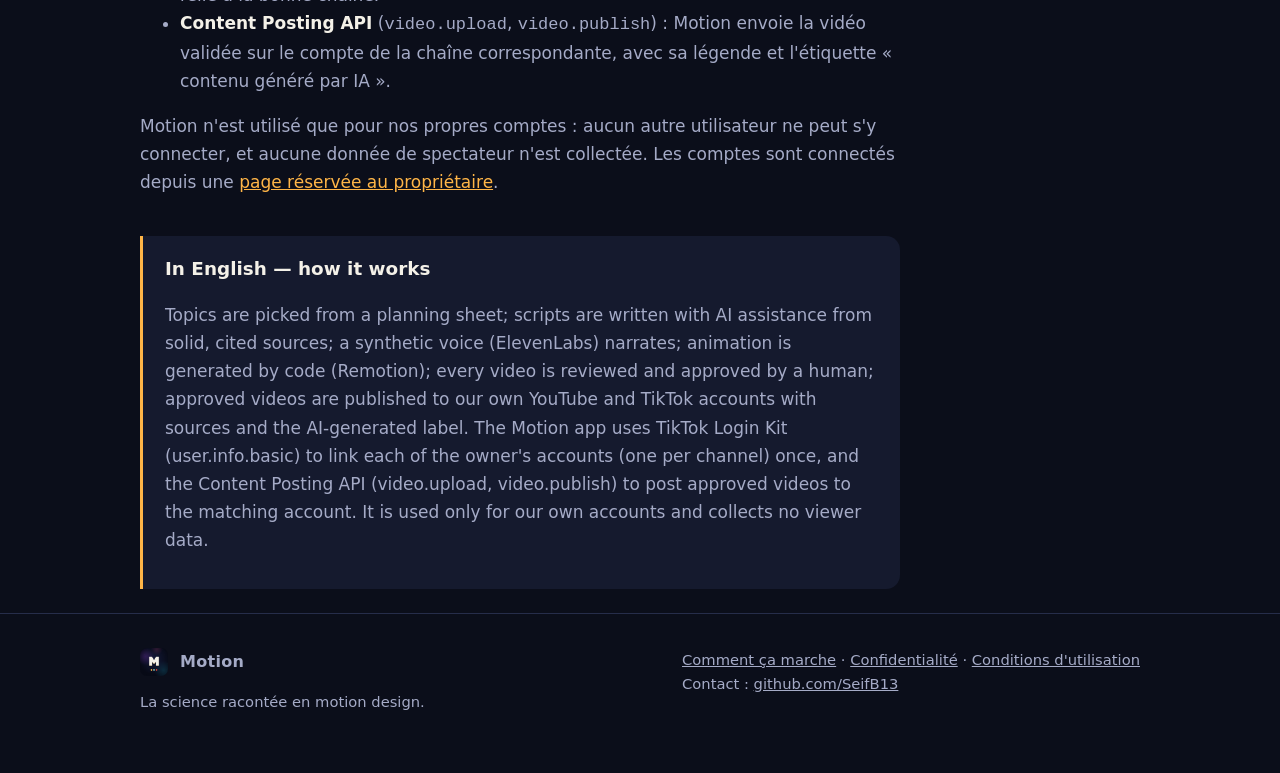
<file: fonctionnement.html>
<!doctype html>
<html lang="fr">
<head>
  <meta charset="utf-8">
  <meta name="viewport" content="width=device-width, initial-scale=1">
  <title>Comment ça marche — Motion</title>
  <meta name="description" content="Comment Motion fabrique et publie ses vidéos de vulgarisation : recherche, écriture, voix, animation, validation humaine et publication.">
  <link rel="icon" href="favicon.ico" sizes="any">
  <link rel="icon" type="image/png" sizes="32x32" href="img/favicon-32.png">
  <link rel="icon" type="image/png" sizes="192x192" href="img/icon-192.png">
  <link rel="apple-touch-icon" href="img/apple-touch-icon.png">
  <link rel="stylesheet" href="style.css">
</head>
<body>
  <header class="site">
    <div class="wrap">
      <a class="brand" href="index.html"><img src="img/icon-192.png" alt="">Motion</a>
      <nav class="main">
        <a href="index.html">Accueil</a>
        <a href="index.html#chaines">Nos chaînes</a>
        <a href="fonctionnement.html" aria-current="page">Comment ça marche</a>
        <a href="index.html#faq">FAQ</a>
        <a href="confidentialite.html">Confidentialité</a>
        <a href="conditions.html">Conditions</a>
      </nav>
    </div>
  </header>

  <main class="wrap">
    <article class="doc">
      <div class="kicker">Comment ça marche</div>
      <h1>De l'idée à la vidéo publiée</h1>
      <p class="lead">Chaque vidéo suit le même chemin, du sujet à la publication. L'outil interne Motion automatise la fabrication ; un humain choisit les sujets et valide chaque vidéo avant qu'elle soit publiée.</p>

      <h2>1. Le sujet</h2>
      <p>Les sujets sont choisis dans un tableau de suivi : une question qui intrigue, une découverte, une énigme. Chaque chaîne garde une réserve d'une semaine de sujets.</p>

      <h2>2. La recherche et le script</h2>
      <p>Le script est écrit avec l'aide d'une IA à partir de sources solides (agences spatiales, revues scientifiques, institutions de santé, archives, médias reconnus). Chaque affirmation est rattachée à une source ; les simplifications sont signalées. Règle d'or : une seule idée, racontée comme une histoire, que tout le monde peut suivre.</p>

      <h2>3. La voix</h2>
      <p>Le texte est lu par une voix de synthèse expressive (ElevenLabs), choisie pour chaque chaîne.</p>

      <h2>4. L'animation</h2>
      <p>Les images sont dessinées et animées par du code (Remotion), dans l'identité visuelle de la chaîne, avec des sous-titres synchronisés mot à mot, une musique et des sons originaux. Un contrôle automatique vérifie le format, la durée, le volume sonore et la lisibilité.</p>

      <h2>5. La validation humaine</h2>
      <p>Chaque vidéo terminée est regardée et validée à la main. Une vidéo qui ne convient pas est refaite.</p>

      <h2>6. La publication</h2>
      <p>Les vidéos validées sont publiées sur nos propres comptes YouTube et TikTok, une par jour et par chaîne, avec leur titre, leur description, leurs sources et l'étiquette « contenu généré par IA ».</p>

      <h2>L'application Motion et TikTok</h2>
      <p>Pour publier sur TikTok, l'outil Motion utilise les produits officiels de TikTok for Developers :</p>
      <ul>
        <li><strong>Login Kit</strong> (<code>user.info.basic</code>) : le propriétaire connecte une fois chacun de ses comptes TikTok (un par chaîne) ; Motion vérifie seulement que le bon compte est relié à la bonne chaîne.</li>
        <li><strong>Content Posting API</strong> (<code>video.upload</code>, <code>video.publish</code>) : Motion envoie la vidéo validée sur le compte de la chaîne correspondante, avec sa légende et l'étiquette « contenu généré par IA ».</li>
      </ul>
      <p>Motion n'est utilisé que pour nos propres comptes : aucun autre utilisateur ne peut s'y connecter, et aucune donnée de spectateur n'est collectée. Les comptes sont connectés depuis une <a href="connexion.html">page réservée au propriétaire</a>.</p>

      <div class="en">
        <h3>In English — how it works</h3>
        <p>Topics are picked from a planning sheet; scripts are written with AI assistance from solid, cited sources; a synthetic voice (ElevenLabs) narrates; animation is generated by code (Remotion); every video is reviewed and approved by a human; approved videos are published to our own YouTube and TikTok accounts with sources and the AI-generated label. The Motion app uses TikTok Login Kit (user.info.basic) to link each of the owner's accounts (one per channel) once, and the Content Posting API (video.upload, video.publish) to post approved videos to the matching account. It is used only for our own accounts and collects no viewer data.</p>
      </div>
    </article>
  </main>

  <footer class="site">
    <div class="wrap">
      <div><a class="brand" href="index.html"><img src="img/icon-192.png" alt="">Motion</a><p>La science racontée en motion design.</p></div>
      <div>
        <a href="fonctionnement.html">Comment ça marche</a> · <a href="confidentialite.html">Confidentialité</a> · <a href="conditions.html">Conditions d'utilisation</a><br>
        Contact : <a href="https://github.com/SeifB13">github.com/SeifB13</a>
      </div>
    </div>
  </footer>
</body>
</html>
</file>
<file: style.css>
/* Motion — feuille de style commune (même univers que l'icône : nuit étoilée, crème, ambre) */
:root {
  --bg: #0b0e1a;
  --bg2: #141a33;
  --card: #151a2e;
  --line: #262d4a;
  --ink: #f4f1e8;
  --dim: #a5abc7;
  --accent: #ffb547;
  --mint: #8fd9c9;
  --red: #d8433a;
}
* { box-sizing: border-box; }
html { scroll-behavior: smooth; }
body {
  margin: 0;
  color: var(--ink);
  background: radial-gradient(1200px 600px at 20% -10%, #2a1d4d55, transparent 60%), radial-gradient(900px 500px at 100% 10%, #0f3b4a44, transparent 60%), var(--bg);
  font: 17px/1.65 system-ui, -apple-system, "Segoe UI", Roboto, sans-serif;
}
a { color: var(--accent); }
img { max-width: 100%; display: block; }
.wrap { max-width: 1040px; margin: 0 auto; padding: 0 20px; }

/* En-tête */
header.site { position: sticky; top: 0; z-index: 10; background: #0b0e1acc; backdrop-filter: blur(10px); border-bottom: 1px solid var(--line); }
header.site .wrap { display: flex; align-items: center; justify-content: space-between; gap: 16px; padding-top: 12px; padding-bottom: 12px; flex-wrap: wrap; }
.brand { display: flex; align-items: center; gap: 12px; color: var(--ink); text-decoration: none; font-weight: 800; font-size: 1.25rem; letter-spacing: .3px; }
.brand img { width: 40px; height: 40px; border-radius: 10px; }
nav.main { display: flex; gap: 18px; flex-wrap: wrap; font-size: .95rem; }
nav.main a { color: var(--dim); text-decoration: none; }
nav.main a:hover, nav.main a[aria-current] { color: var(--ink); }

/* Sections */
section { padding: 64px 0; border-bottom: 1px solid var(--line); }
section:last-of-type { border-bottom: 0; }
h1 { font-size: clamp(2rem, 5vw, 3.2rem); line-height: 1.12; margin: 0 0 16px; }
h2 { font-size: clamp(1.5rem, 3.5vw, 2.1rem); margin: 0 0 12px; }
h3 { font-size: 1.15rem; margin: 0 0 6px; }
.lead { font-size: 1.15rem; color: var(--dim); max-width: 640px; }
p, li { color: var(--dim); }
strong { color: var(--ink); }
.kicker { color: var(--accent); font-weight: 700; text-transform: uppercase; letter-spacing: 2px; font-size: .8rem; margin-bottom: 8px; }

/* Accueil */
.hero { display: grid; grid-template-columns: 1.3fr 1fr; gap: 40px; align-items: center; padding: 72px 0 64px; }
.hero .icon { width: min(320px, 100%); justify-self: center; border-radius: 22%; box-shadow: 0 30px 80px #000a, 0 0 0 1px #ffffff14; }
.dots { display: flex; gap: 10px; margin: 18px 0 26px; }
.dots span { width: 14px; height: 14px; border-radius: 50%; }
.btn { display: inline-block; padding: 12px 20px; border-radius: 12px; background: var(--accent); color: #1b1306; font-weight: 800; text-decoration: none; margin: 4px 8px 4px 0; }
.btn.ghost { background: transparent; color: var(--ink); border: 1px solid var(--line); }

.grid3 { display: grid; grid-template-columns: repeat(3, 1fr); gap: 18px; margin-top: 28px; }
.grid4 { display: grid; grid-template-columns: repeat(2, 1fr); gap: 18px; margin-top: 28px; }
.card { background: var(--card); border: 1px solid var(--line); border-radius: 18px; padding: 22px; }
.card img.logo { width: 84px; height: 84px; border-radius: 50%; margin-bottom: 14px; }
.card .links { margin-top: 12px; font-size: .95rem; }
.card .links a { margin-right: 12px; }

.steps { counter-reset: s; display: grid; grid-template-columns: repeat(3, 1fr); gap: 18px; margin-top: 28px; }
.steps .card::before { counter-increment: s; content: counter(s); display: inline-grid; place-items: center; width: 34px; height: 34px; border-radius: 50%; background: var(--accent); color: #1b1306; font-weight: 800; margin-bottom: 10px; }

.covers { display: grid; grid-template-columns: repeat(6, 1fr); gap: 12px; margin-top: 28px; }
.covers a { text-decoration: none; color: var(--dim); font-size: .8rem; }
.covers img { border-radius: 12px; aspect-ratio: 9 / 16; object-fit: cover; width: 100%; margin-bottom: 6px; border: 1px solid var(--line); }

details { background: var(--card); border: 1px solid var(--line); border-radius: 14px; padding: 14px 18px; margin: 10px 0; }
summary { cursor: pointer; font-weight: 700; color: var(--ink); }

/* Pages de texte */
.doc { max-width: 760px; padding: 48px 0 24px; }
.doc h2 { font-size: 1.35rem; margin-top: 34px; }
.en { margin-top: 40px; padding: 18px 22px; border-left: 3px solid var(--accent); background: var(--card); border-radius: 0 14px 14px 0; }

/* Pied de page */
footer.site { border-top: 1px solid var(--line); padding: 34px 0 48px; font-size: .92rem; color: var(--dim); }
footer.site .wrap { display: flex; justify-content: space-between; gap: 20px; flex-wrap: wrap; }
footer.site a { color: var(--dim); }
footer.site .brand { font-size: 1rem; }
footer.site .brand img { width: 28px; height: 28px; border-radius: 7px; }

@media (max-width: 820px) {
  .hero { grid-template-columns: 1fr; padding-top: 40px; }
  .hero .icon { width: 200px; order: -1; }
  .grid3, .grid4, .steps { grid-template-columns: 1fr; }
  .covers { grid-template-columns: repeat(3, 1fr); }
}
</file>
